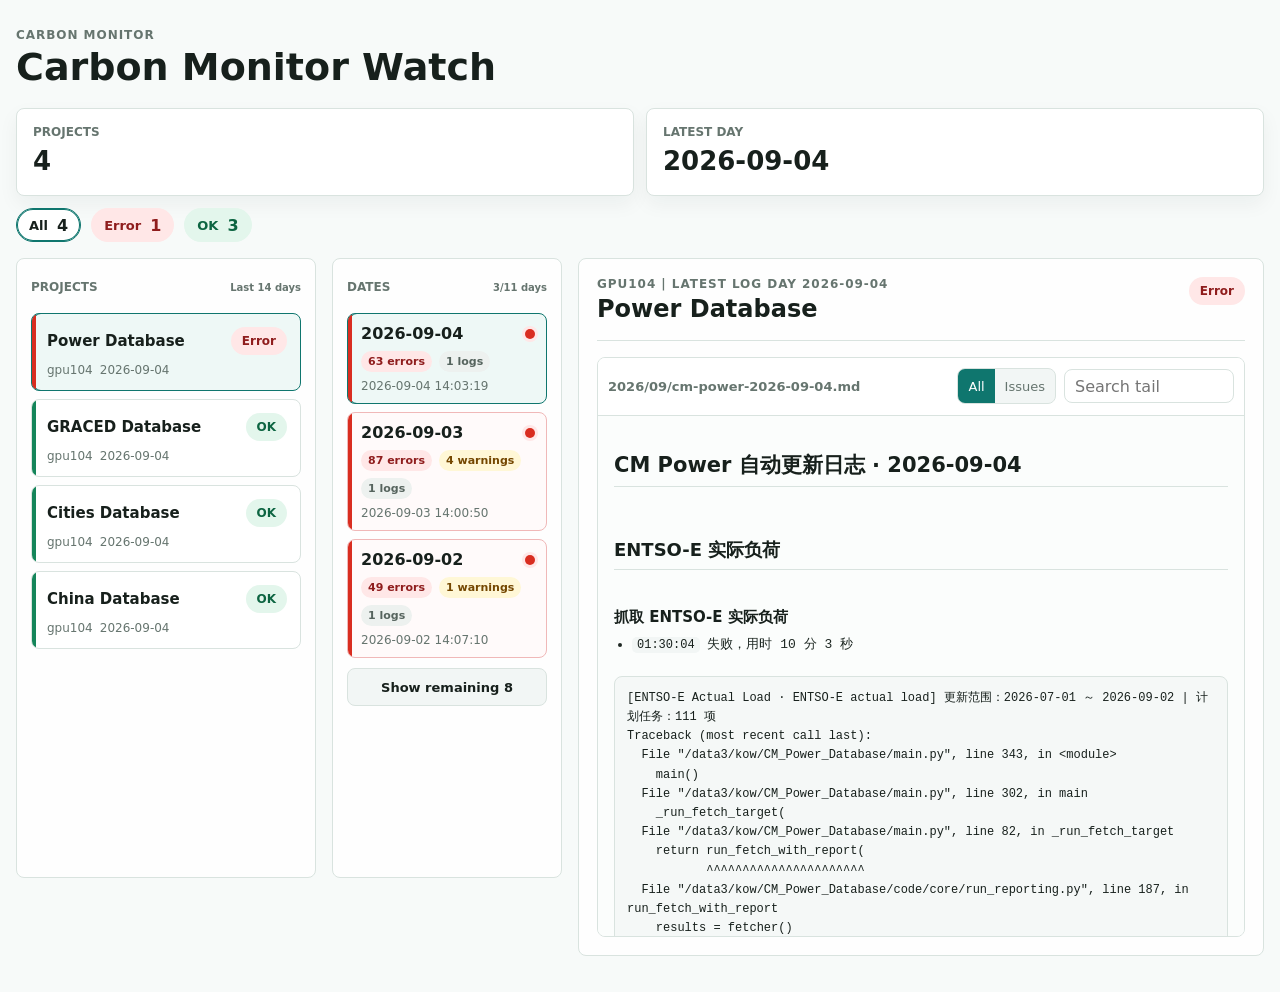
<file: index.html>
<!doctype html>
<html lang="en">
  <head>
    <meta charset="utf-8" />
    <meta name="viewport" content="width=device-width, initial-scale=1" />
    <title>Carbon Monitor Watch</title>
    <link rel="stylesheet" href="styles.css?v=20260621-data-cache" />
  </head>
  <body>
    <div class="shell">
      <header class="topbar">
        <div>
          <p class="eyebrow">Carbon Monitor</p>
          <h1>Carbon Monitor Watch</h1>
        </div>
      </header>

      <section class="metrics" aria-label="Summary">
        <div class="metric">
          <span class="metric-label">Projects</span>
          <strong id="metricProjects">-</strong>
        </div>
        <div class="metric">
          <span class="metric-label">Latest Day</span>
          <strong id="metricLatest">-</strong>
        </div>
      </section>

      <section id="statusSummary" class="status-summary" aria-label="Project status summary"></section>

      <main class="workspace">
        <aside class="project-panel">
          <div class="panel-title">
            <span>Projects</span>
            <small id="generatedAt">-</small>
          </div>
          <div id="projectList" class="project-list"></div>
        </aside>

        <section class="date-panel">
          <div class="panel-title">
            <span>Dates</span>
            <small id="dateCount">-</small>
          </div>
          <div id="dateList" class="date-list"></div>
          <div class="date-list-footer">
            <button id="showMoreDatesButton" class="show-more-button" type="button" hidden>Show more</button>
          </div>
        </section>

        <section class="log-panel">
          <div class="project-heading">
            <div>
              <p id="projectMeta" class="eyebrow">-</p>
              <h2 id="projectName">Select a project</h2>
            </div>
            <span id="projectStatus" class="status-pill status-unknown">Unknown</span>
          </div>

          <div class="log-layout">
            <div class="viewer">
              <div class="viewer-toolbar">
                <div id="selectedLogName" class="selected-log">No log selected</div>
                <div class="viewer-controls">
                  <div class="segmented" aria-label="Line filter">
                    <button id="allLinesButton" class="active" type="button">All</button>
                    <button id="issueLinesButton" type="button">Issues</button>
                  </div>
                  <input id="searchInput" type="search" placeholder="Search tail" />
                </div>
              </div>
              <div id="logContent" class="log-content">Loading...</div>
            </div>
          </div>
        </section>
      </main>
    </div>

    <script src="app.js?v=20260621-data-cache"></script>
  </body>
</html>
</file>
<file: styles.css>
:root {
  color-scheme: light;
  --bg: #f7faf9;
  --surface: #ffffff;
  --surface-soft: #f2f6f5;
  --line: #d9e3df;
  --ink: #17201c;
  --muted: #66756f;
  --teal: #0f766e;
  --blue: #2b6c8a;
  --status-ok: #15855a;
  --status-ok-bg: #e3f6ec;
  --status-ok-fg: #0d6542;
  --status-warning: #d18b00;
  --status-warning-bg: #fff7d6;
  --status-warning-fg: #744700;
  --status-error: #d92d20;
  --status-error-bg: #ffe7e7;
  --status-error-fg: #8f1d1d;
  --status-stale: #2b6c8a;
  --status-stale-bg: #e6f1f6;
  --status-stale-fg: #225570;
  --status-muted-bg: #edf1ef;
  --status-muted-fg: #56645e;
  --shadow: 0 8px 20px rgba(24, 39, 32, 0.05);
}

* {
  box-sizing: border-box;
}

body {
  margin: 0;
  min-width: 320px;
  background: var(--bg);
  color: var(--ink);
  font-family: Inter, ui-sans-serif, system-ui, -apple-system, BlinkMacSystemFont, "Segoe UI", sans-serif;
  letter-spacing: 0;
}

button,
input {
  font: inherit;
}

button {
  cursor: pointer;
}

.shell {
  width: min(1480px, calc(100vw - 32px));
  margin: 0 auto;
  padding: 28px 0 36px;
}

.topbar {
  display: flex;
  align-items: center;
  justify-content: space-between;
  gap: 20px;
  margin-bottom: 20px;
}

.eyebrow {
  margin: 0 0 5px;
  color: var(--muted);
  font-size: 12px;
  font-weight: 700;
  letter-spacing: 0.08em;
  text-transform: uppercase;
}

h1,
h2 {
  margin: 0;
  letter-spacing: 0;
}

h1 {
  font-size: clamp(26px, 3vw, 38px);
  line-height: 1.08;
}

h2 {
  font-size: 24px;
  line-height: 1.15;
}

.actions {
  display: flex;
  gap: 10px;
  flex-wrap: wrap;
  justify-content: flex-end;
}

.primary-button,
.ghost-button {
  min-height: 40px;
  border-radius: 8px;
  padding: 0 16px;
  border: 1px solid var(--line);
  background: var(--surface);
  color: var(--ink);
}

.primary-button {
  border-color: var(--teal);
  background: var(--teal);
  color: #fff;
}

.primary-button:hover,
.ghost-button:hover,
.primary-button:focus-visible,
.ghost-button:focus-visible,
.show-more-button:focus-visible,
.segmented button:focus-visible,
input[type="search"]:focus-visible {
  outline: 3px solid rgba(15, 118, 110, 0.18);
  outline-offset: 2px;
}

.metrics {
  display: grid;
  grid-template-columns: repeat(2, minmax(0, 1fr));
  gap: 12px;
  margin-bottom: 16px;
}

.status-summary {
  display: flex;
  flex-wrap: wrap;
  gap: 10px;
  margin: -4px 0 16px;
}

.status-chip {
  display: inline-flex;
  min-height: 34px;
  align-items: center;
  gap: 9px;
  border: 1px solid transparent;
  border-radius: 999px;
  padding: 0 12px;
  font-size: 13px;
  font-weight: 800;
  background: var(--surface);
  color: var(--ink);
  transition: border-color 140ms ease, box-shadow 140ms ease, transform 140ms ease;
}

.status-chip:hover {
  transform: translateY(-1px);
}

.status-chip:focus-visible {
  outline: 3px solid rgba(15, 118, 110, 0.18);
  outline-offset: 2px;
}

.status-chip.active {
  border-color: var(--teal);
  box-shadow: inset 0 0 0 1px var(--teal);
}

.status-all {
  border-color: var(--line);
  background: var(--surface);
  color: var(--ink);
}

.status-chip strong {
  font-size: 16px;
}

.metric {
  min-height: 88px;
  padding: 16px;
  border: 1px solid var(--line);
  border-radius: 8px;
  background: var(--surface);
  box-shadow: var(--shadow);
}

.metric-label {
  display: block;
  color: var(--muted);
  font-size: 12px;
  font-weight: 700;
  text-transform: uppercase;
}

.metric strong {
  display: block;
  margin-top: 8px;
  font-size: 26px;
  line-height: 1.1;
  white-space: nowrap;
}

.workspace {
  display: grid;
  grid-template-columns: minmax(250px, 300px) minmax(190px, 230px) minmax(0, 1fr);
  gap: 16px;
  align-items: start;
}

.project-panel,
.date-panel,
.log-panel {
  min-height: 620px;
  border: 1px solid var(--line);
  border-radius: 8px;
  background: rgba(255, 255, 255, 0.86);
}

.project-panel,
.date-panel {
  padding: 14px;
}

.log-panel {
  padding: 18px;
}

.panel-title {
  display: flex;
  min-height: 28px;
  align-items: center;
  justify-content: space-between;
  gap: 10px;
  color: var(--muted);
  font-size: 12px;
  font-weight: 800;
  text-transform: uppercase;
}

.panel-title small {
  color: var(--muted);
  font-weight: 650;
  text-transform: none;
}

.project-list,
.date-list,
.log-list {
  display: grid;
  gap: 8px;
  margin-top: 12px;
}

.date-list-footer {
  margin-top: 10px;
}

.show-more-button {
  width: 100%;
  min-height: 38px;
  border: 1px solid var(--line);
  border-radius: 8px;
  background: var(--surface-soft);
  color: var(--ink);
  font-size: 13px;
  font-weight: 750;
}

.show-more-button:hover {
  border-color: var(--teal);
}

.show-more-button:disabled {
  cursor: wait;
  opacity: 0.68;
}

.project-card,
.date-item,
.log-item {
  position: relative;
  width: 100%;
  border: 1px solid var(--line);
  border-radius: 8px;
  background: var(--surface);
  color: var(--ink);
  text-align: left;
  overflow: hidden;
  transition: border-color 140ms ease, background 140ms ease, transform 140ms ease;
}

.project-card::before,
.date-item::before,
.log-item::before {
  position: absolute;
  inset: 0 auto 0 0;
  width: 4px;
  content: "";
  background: #9aa7a1;
}

.project-card:hover,
.date-item:hover,
.log-item:hover {
  border-color: #b9c9c3;
  transform: translateY(-1px);
}

.project-card:focus-visible,
.date-item:focus-visible,
.log-item:focus-visible {
  outline: 3px solid rgba(15, 118, 110, 0.2);
  outline-offset: 2px;
}

.project-card {
  padding: 13px 13px 13px 15px;
}

.tone-ok::before {
  background: var(--status-ok);
}

.tone-warning::before {
  background: var(--status-warning);
}

.tone-error::before {
  background: var(--status-error);
}

.tone-stale::before {
  background: var(--status-stale);
}

.tone-unknown::before,
.tone-empty::before {
  background: #8a9791;
}

.project-card.tone-error,
.date-item.tone-error,
.log-item.tone-error {
  border-color: #f0b8b8;
  background: #fffafa;
}

.project-card.tone-warning,
.date-item.tone-warning,
.log-item.tone-warning {
  border-color: #efdca5;
  background: #fffdf5;
}

.project-card.active,
.date-item.active,
.log-item.active {
  border-color: var(--teal);
  background: #eef8f6;
  box-shadow: inset 2px 0 0 var(--teal);
}

.project-card-top,
.log-item-top {
  display: flex;
  align-items: center;
  justify-content: space-between;
  gap: 10px;
}

.project-card strong,
.log-item strong {
  min-width: 0;
  overflow-wrap: anywhere;
  font-size: 15px;
}

.project-card-meta,
.log-meta,
.date-meta {
  display: flex;
  flex-wrap: wrap;
  gap: 7px;
  margin-top: 8px;
  color: var(--muted);
  font-size: 12px;
}

.date-item,
.log-item {
  padding: 10px 11px 10px 13px;
}

.date-main {
  display: flex;
  align-items: center;
  justify-content: space-between;
  gap: 8px;
  font-weight: 750;
}

.status-dot {
  width: 10px;
  height: 10px;
  flex: 0 0 10px;
  border-radius: 999px;
  background: var(--muted);
}

.dot-warning {
  border-radius: 3px;
}

.dot-error {
  box-shadow: 0 0 0 3px var(--status-error-bg);
}

.status-pill {
  display: inline-flex;
  min-height: 28px;
  align-items: center;
  border-radius: 999px;
  padding: 0 11px;
  font-size: 12px;
  font-weight: 800;
}

.issue-chip {
  display: inline-flex;
  min-height: 21px;
  align-items: center;
  border-radius: 999px;
  padding: 0 7px;
  font-size: 11px;
  font-weight: 800;
}

.issue-error {
  background: var(--status-error-bg);
  color: var(--status-error-fg);
}

.issue-warning {
  background: var(--status-warning-bg);
  color: var(--status-warning-fg);
}

.issue-muted {
  background: var(--status-muted-bg);
  color: var(--status-muted-fg);
}

.status-ok,
.dot-ok {
  background: var(--status-ok-bg);
  color: var(--status-ok-fg);
}

.dot-ok {
  background: var(--status-ok);
}

.status-warning,
.dot-warning {
  background: var(--status-warning-bg);
  color: var(--status-warning-fg);
}

.dot-warning {
  background: var(--status-warning);
}

.status-error,
.dot-error {
  background: var(--status-error-bg);
  color: var(--status-error-fg);
}

.dot-error {
  background: var(--status-error);
}

.status-stale,
.dot-stale {
  background: var(--status-stale-bg);
  color: var(--status-stale-fg);
}

.dot-stale {
  background: var(--status-stale);
}

.status-unknown,
.status-empty,
.dot-unknown,
.dot-empty {
  background: var(--status-muted-bg);
  color: var(--status-muted-fg);
}

.dot-unknown,
.dot-empty {
  background: #89958d;
}

.project-heading {
  display: flex;
  min-height: 58px;
  align-items: flex-start;
  justify-content: space-between;
  gap: 18px;
  padding-bottom: 16px;
  border-bottom: 1px solid var(--line);
}

.log-layout {
  display: block;
  margin-top: 16px;
}

.viewer {
  min-width: 0;
  width: 100%;
  border: 1px solid var(--line);
  border-radius: 8px;
  background: #ffffff;
  overflow: hidden;
}

.viewer-toolbar {
  display: flex;
  min-height: 58px;
  align-items: center;
  justify-content: space-between;
  gap: 12px;
  padding: 10px;
  border-bottom: 1px solid var(--line);
  background: var(--surface);
}

.selected-log {
  min-width: 0;
  overflow: hidden;
  color: var(--muted);
  font-size: 13px;
  font-weight: 750;
  text-overflow: ellipsis;
  white-space: nowrap;
}

.viewer-controls {
  display: flex;
  align-items: center;
  gap: 8px;
}

.segmented {
  display: inline-flex;
  border: 1px solid var(--line);
  border-radius: 8px;
  background: var(--surface-soft);
  overflow: hidden;
}

.segmented button {
  min-height: 34px;
  border: 0;
  padding: 0 10px;
  background: transparent;
  color: var(--muted);
  font-size: 13px;
}

.segmented button.active {
  background: var(--teal);
  color: #fff;
}

input[type="search"] {
  width: 170px;
  min-height: 34px;
  border: 1px solid var(--line);
  border-radius: 8px;
  padding: 0 10px;
  background: #fff;
  color: var(--ink);
}

.log-content {
  height: 520px;
  margin: 0;
  padding: 16px;
  overflow: auto;
  background: #fbfdfc;
  color: #1f2924;
  font-family: ui-monospace, SFMono-Regular, Menlo, Consolas, "Liberation Mono", monospace;
  font-size: 12px;
  line-height: 1.55;
  white-space: pre-wrap;
  overflow-wrap: anywhere;
}

.log-content.markdown-content {
  white-space: normal;
}

.log-content.markdown-content h1,
.log-content.markdown-content h2,
.log-content.markdown-content h3,
.log-content.markdown-content h4,
.log-content.markdown-content p,
.log-content.markdown-content ul,
.log-content.markdown-content pre {
  margin: 0;
}

.log-content.markdown-content h1,
.log-content.markdown-content h2 {
  margin: 20px 0 12px;
  border-bottom: 1px solid var(--line);
  padding-bottom: 8px;
  color: var(--ink);
  font-family: Inter, ui-sans-serif, system-ui, -apple-system, BlinkMacSystemFont, "Segoe UI", sans-serif;
  font-weight: 800;
  line-height: 1.25;
}

.log-content.markdown-content h1 {
  font-size: 21px;
}

.log-content.markdown-content h2 {
  font-size: 18px;
}

.log-content.markdown-content h3 {
  margin: 16px 0 8px;
  color: var(--ink);
  font-family: Inter, ui-sans-serif, system-ui, -apple-system, BlinkMacSystemFont, "Segoe UI", sans-serif;
  font-size: 15px;
  font-weight: 800;
  line-height: 1.25;
}

.log-content.markdown-content h4 {
  margin: 14px 0 8px;
  color: var(--ink);
  font-family: Inter, ui-sans-serif, system-ui, -apple-system, BlinkMacSystemFont, "Segoe UI", sans-serif;
  font-size: 14px;
  font-weight: 800;
  line-height: 1.25;
}

.log-content.markdown-content ul {
  display: grid;
  gap: 7px;
  padding-left: 18px;
}

.log-content.markdown-content pre {
  margin: 10px 0 12px;
  border: 1px solid var(--line);
  border-radius: 8px;
  padding: 12px;
  overflow-x: auto;
  background: #f5f8f7;
  color: #1f2924;
  white-space: pre-wrap;
}

.log-content.markdown-content li,
.log-content.markdown-content p {
  font-family: inherit;
  font-size: 13px;
  line-height: 1.6;
}

.log-content.markdown-content code {
  border-radius: 5px;
  padding: 1px 5px;
  background: var(--surface-soft);
  color: var(--ink);
  font-family: ui-monospace, SFMono-Regular, Menlo, Consolas, "Liberation Mono", monospace;
  font-size: 12px;
}

.log-content.markdown-content pre code {
  display: block;
  padding: 0;
  background: transparent;
  font-size: 12px;
  line-height: 1.6;
}

.md-spacer {
  height: 10px;
}

.empty-state {
  color: var(--muted);
  font-size: 13px;
}

@media (max-width: 1150px) {
  .workspace {
    grid-template-columns: minmax(220px, 280px) minmax(0, 1fr);
  }

  .date-panel {
    min-height: auto;
  }

  .log-panel {
    grid-column: 1 / -1;
  }
}

@media (max-width: 760px) {
  .shell {
    width: min(100% - 20px, 1480px);
    padding-top: 18px;
  }

  .topbar,
  .project-heading,
  .viewer-toolbar {
    align-items: stretch;
    flex-direction: column;
  }

  .project-heading .status-pill {
    align-self: flex-start;
  }

  .metrics,
  .workspace,
  .log-layout {
    grid-template-columns: 1fr;
  }

  .project-panel,
  .date-panel,
  .log-panel {
    min-height: auto;
  }

  .metric strong {
    white-space: normal;
  }

  .viewer-controls {
    align-items: stretch;
    flex-direction: column;
  }

  input[type="search"] {
    width: 100%;
  }

  .log-content {
    height: 420px;
  }
}
</file>
